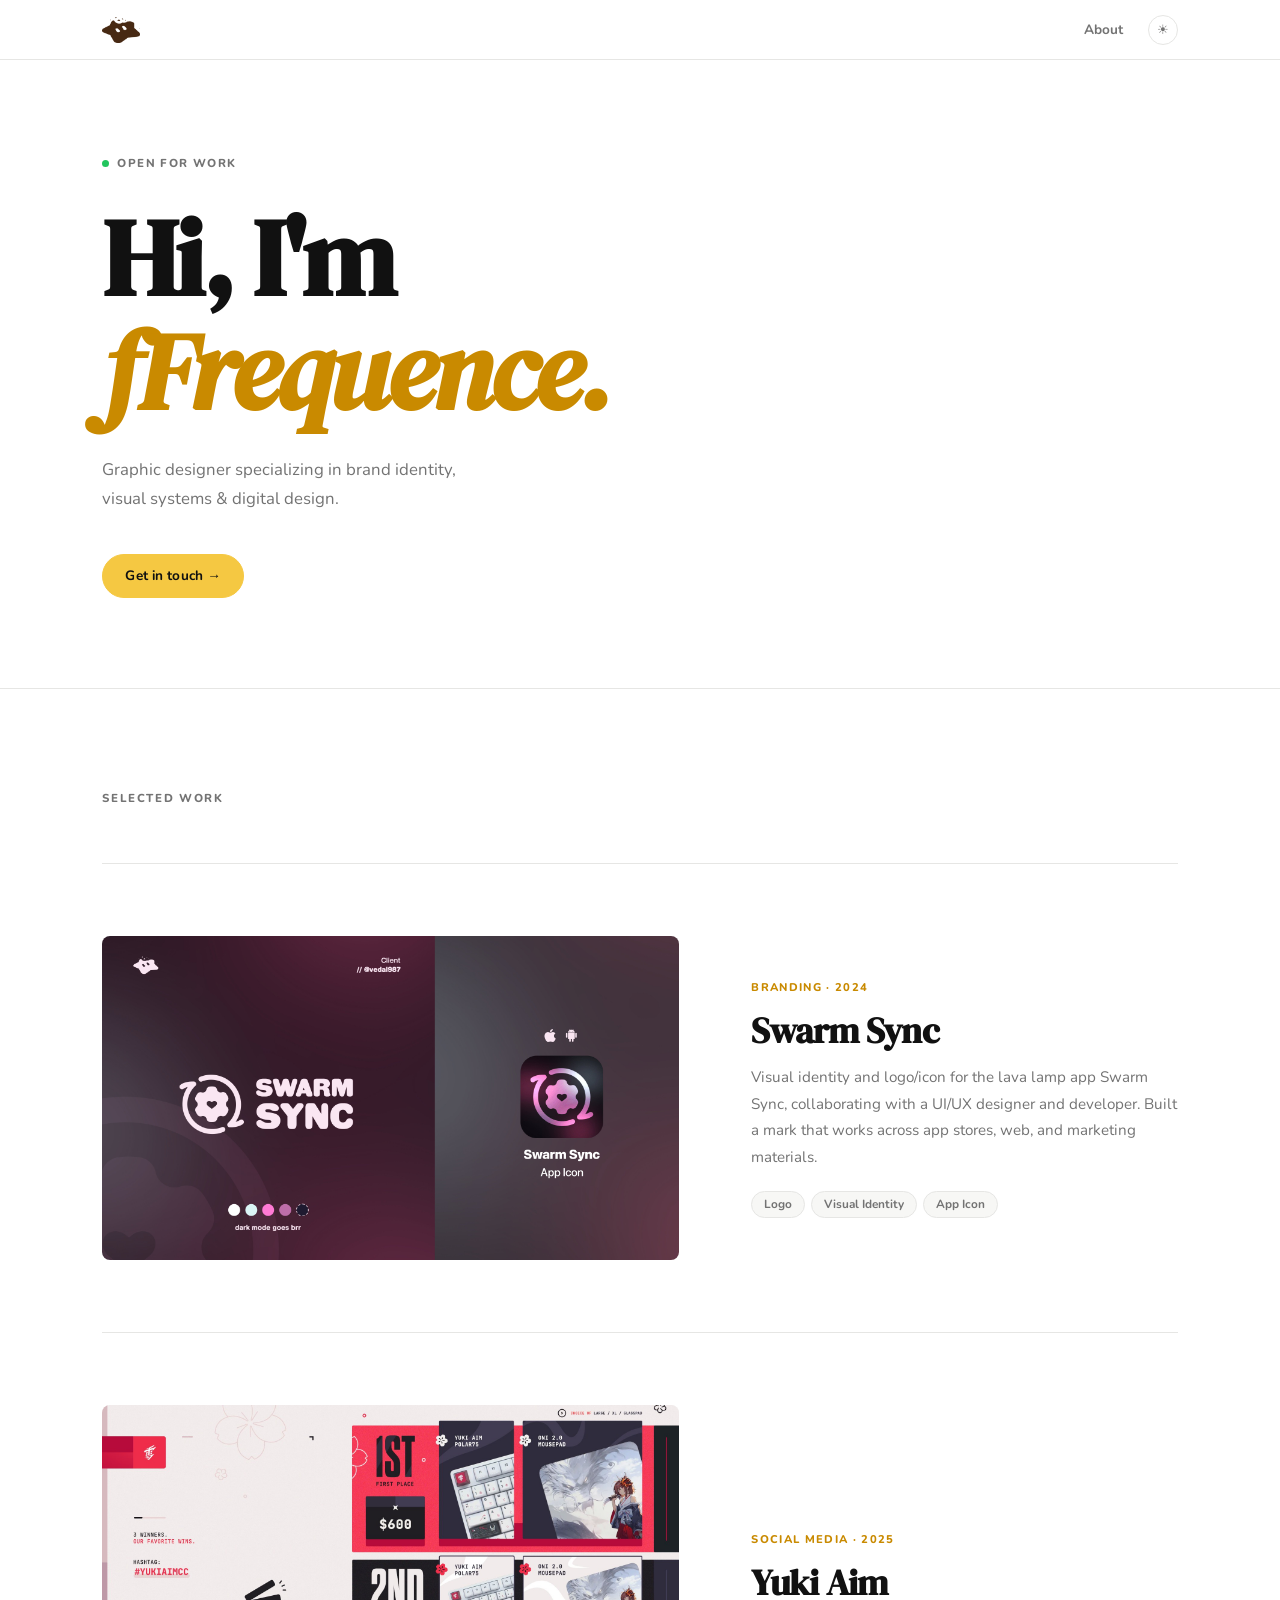
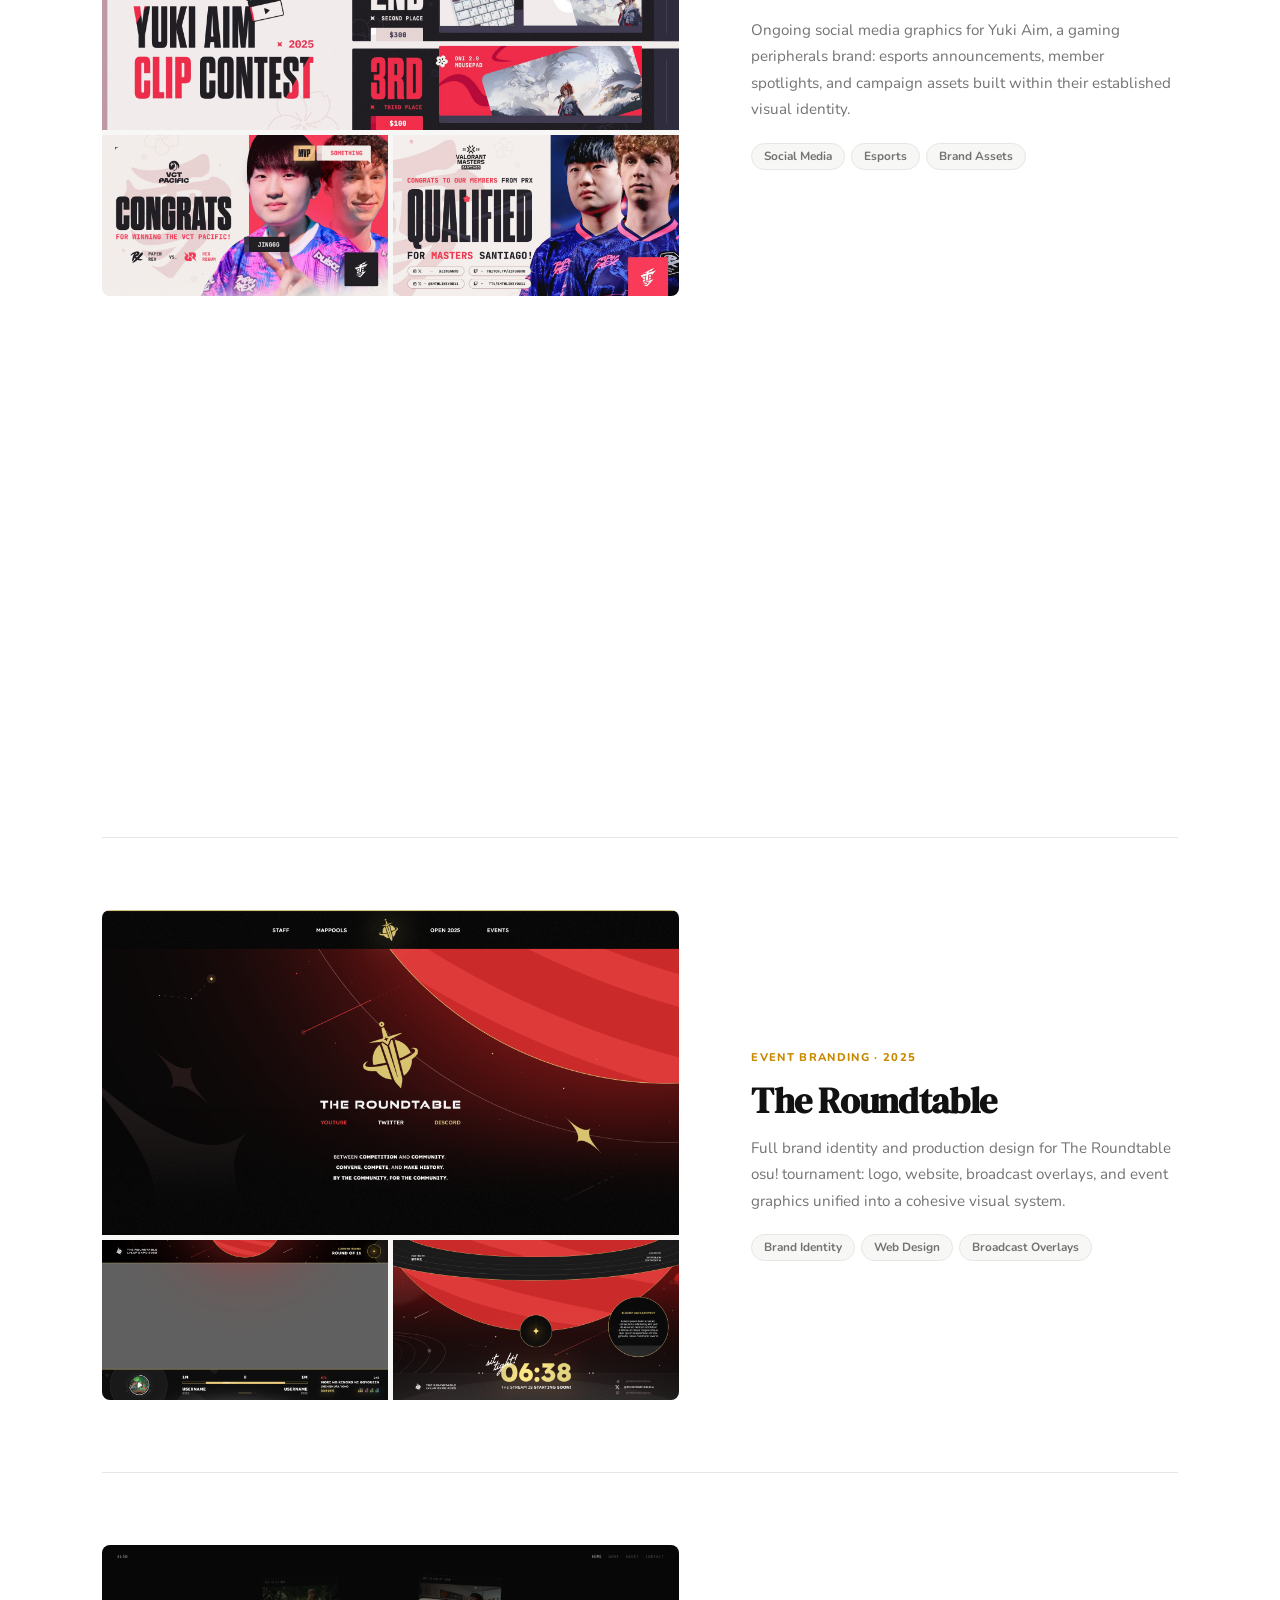
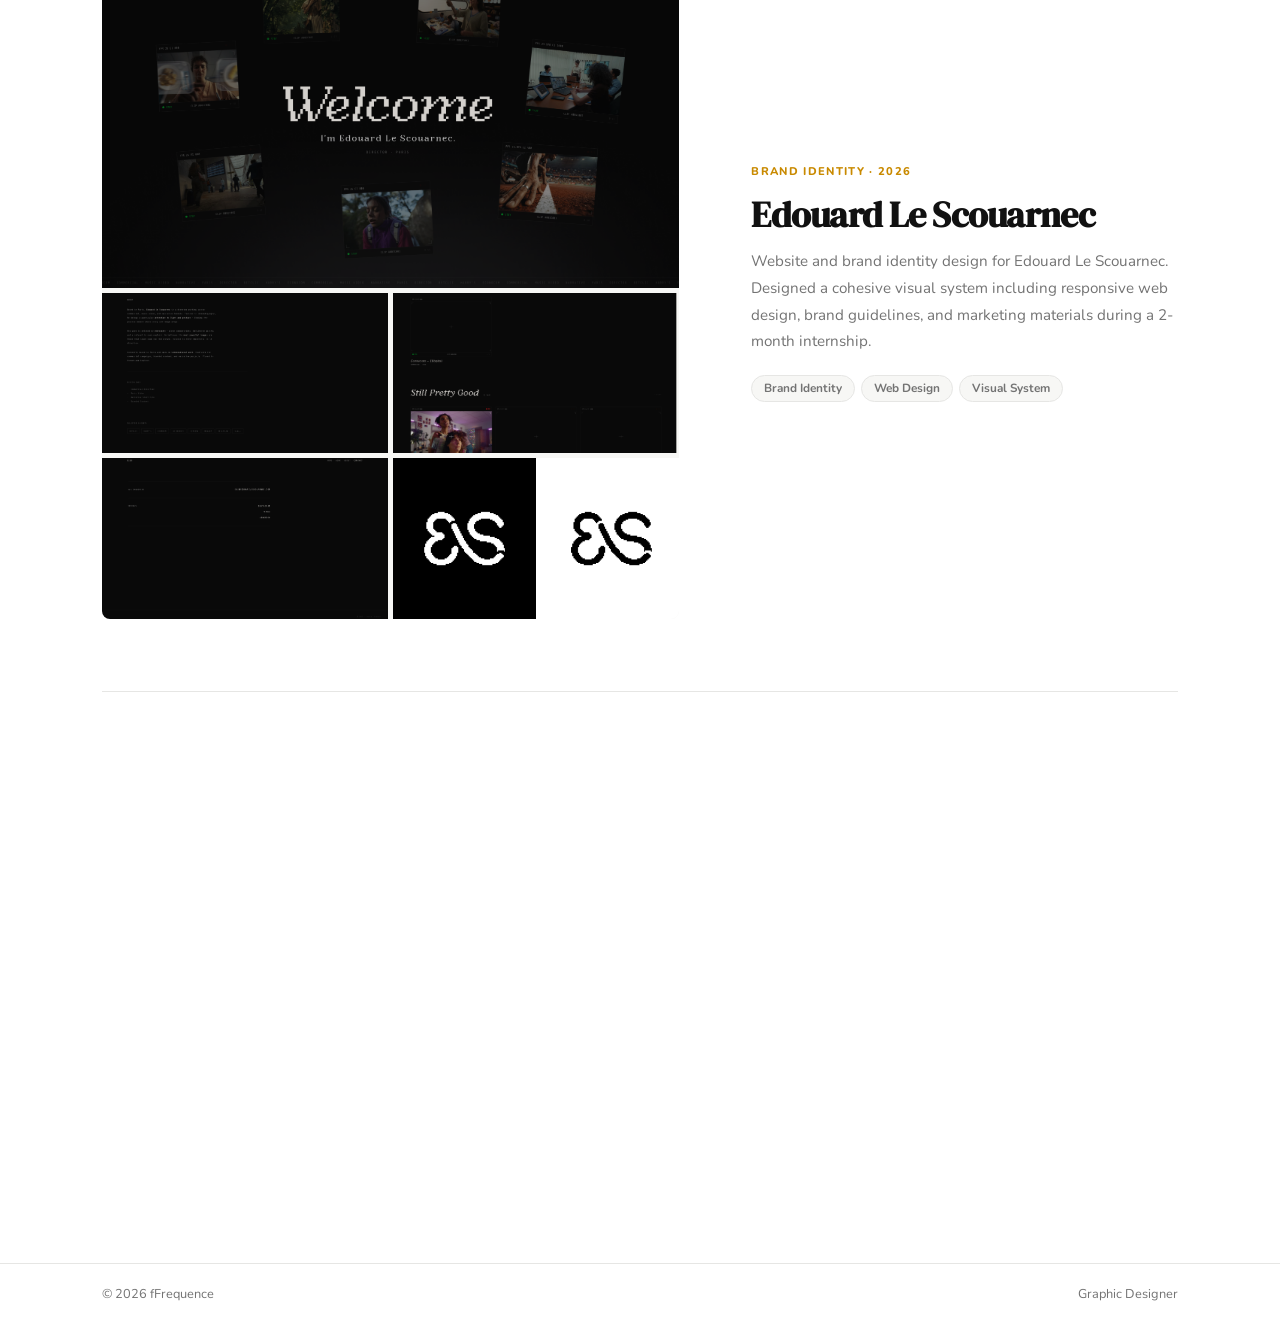
<file: index.html>
<!doctype html>
<html lang="en" data-theme="light">
  <head>
    <meta charset="UTF-8" />
    <meta name="viewport" content="width=device-width, initial-scale=1.0" />
    <title>fFrequence · Graphic Designer</title>
    <link rel="stylesheet" href="style.css" />
    <link rel="preconnect" href="https://fonts.googleapis.com" />
    <link rel="icon" type="image/png" href="imgs/lightlogo.png" />
    <link
      href="https://fonts.googleapis.com/css2?family=Nunito:ital,wght@0,300;0,400;0,600;0,700;0,800;1,400&family=DM+Serif+Display:ital@0;1&display=swap"
      rel="stylesheet"
    />
  </head>
  <body>

    <!-- NAV -->
    <nav class="nav">
      <a href="#" class="nav-logo">
        <img src="imgs/logo.png" alt="fFrequence" class="nav-logo-img" />
      </a>
      <div class="nav-right">
        <a href="about.html" class="nav-link">About</a>
        <button class="theme-toggle" id="themeToggle" aria-label="Toggle theme">
          <span class="toggle-icon">☀︎</span>
        </button>
      </div>
    </nav>

    <!-- HERO -->
    <section class="hero">
      <div class="hero-eyebrow reveal"><!--EDIT:hero.eyebrow-->Open for work<!--/EDIT:hero.eyebrow--></div>
      <h1 class="hero-title reveal">
        Hi, I'm<br /><em>fFrequence.</em>
      </h1>
      <p class="hero-sub reveal"><!--EDIT:hero.sub-->Graphic designer specializing in brand identity, visual systems & digital design.<!--/EDIT:hero.sub--></p>
      <a href="#contact" class="btn btn-primary reveal">Get in touch →</a>
    </section>

    <!-- SELECTED WORK -->
    <section class="work-section">
      <div class="section-label reveal">Selected Work</div>

      <article class="project-row reveal">
        <div class="project-img-wrap">
          <img src="imgs/swarmsync.jpg" alt="Swarm Sync" />
        </div>
        <div class="project-info">
          <span class="project-tag"><!--EDIT:proj.swarm.tag-->Branding · 2024<!--/EDIT:proj.swarm.tag--></span>
          <h2 class="project-name">Swarm Sync</h2>
          <p class="project-desc"><!--EDIT:proj.swarm.desc-->Visual identity and logo/icon for the lava lamp app Swarm Sync, collaborating with a UI/UX designer and developer. Built a mark that works across app stores, web, and marketing materials.<!--/EDIT:proj.swarm.desc--></p>
          <div class="project-chips">
            <span>Logo</span><span>Visual Identity</span><span>App Icon</span>
          </div>
        </div>
      </article>

      <article class="project-row reveal">
        <div class="project-img-wrap">
          <div class="img-grid img-grid-1-2">
            <img src="imgs/yukiaim4.jpg" alt="Yuki Aim Clip Contest" />
            <img src="imgs/yukiaim3.jpg" alt="Yuki Aim VCT Pacific" />
            <img src="imgs/yukiaim1.jpg" alt="Yuki Aim Valorant Masters" />
          </div>
        </div>
        <div class="project-info">
          <span class="project-tag"><!--EDIT:proj.yuki.tag-->Social Media · 2025<!--/EDIT:proj.yuki.tag--></span>
          <h2 class="project-name">Yuki Aim</h2>
          <p class="project-desc"><!--EDIT:proj.yuki.desc-->Ongoing social media graphics for Yuki Aim, a gaming peripherals brand: esports announcements, member spotlights, and campaign assets built within their established visual identity.<!--/EDIT:proj.yuki.desc--></p>
          <div class="project-chips">
            <span>Social Media</span><span>Esports</span><span>Brand Assets</span>
          </div>
        </div>
      </article>

      <article class="project-row reveal">
        <div class="project-img-wrap">
          <img src="imgs/neurologo.jpg" alt="Neuro-Sama &amp; Evil Neuro" />
        </div>
        <div class="project-info">
          <span class="project-tag"><!--EDIT:proj.neuro.tag-->Branding · 2022 – Present<!--/EDIT:proj.neuro.tag--></span>
          <h2 class="project-name">Neuro-Sama<br />&amp; Evil Neuro</h2>
          <p class="project-desc"><!--EDIT:proj.neuro.desc-->Ongoing work for the AI VTubers Neuro-Sama and Evil Neuro since 2022, covering logos, infographics, social media assets, and brand materials for a community of over one million.<!--/EDIT:proj.neuro.desc--></p>
          <div class="project-chips">
            <span>Branding</span><span>Logo</span><span>Social Assets</span>
          </div>
        </div>
      </article>

      <article class="project-row reveal">
        <div class="project-img-wrap">
          <div class="img-grid img-grid-1-2">
            <img src="imgs/roundtable/front page mockup.png" alt="The Roundtable Website" />
            <img src="imgs/roundtable/1v1 overlay.png" alt="The Roundtable Broadcast Overlay" />
            <img src="imgs/roundtable/starting soon.png" alt="The Roundtable Starting Soon" />
          </div>
        </div>
        <div class="project-info">
          <span class="project-tag"><!--EDIT:proj.roundtable.tag-->Event Branding · 2025<!--/EDIT:proj.roundtable.tag--></span>
          <h2 class="project-name">The Roundtable</h2>
          <p class="project-desc"><!--EDIT:proj.roundtable.desc-->Full brand identity and production design for The Roundtable osu! tournament: logo, website, broadcast overlays, and event graphics unified into a cohesive visual system.<!--/EDIT:proj.roundtable.desc--></p>
          <div class="project-chips">
            <span>Brand Identity</span><span>Web Design</span><span>Broadcast Overlays</span>
          </div>
        </div>
      </article>

      <article class="project-row reveal">
        <div class="project-img-wrap">
          <div class="img-grid img-grid-1-2">
            <img src="imgs/edouard/Home.png" alt="Edouard Le Scouarnec Homepage" />
            <img src="imgs/edouard/About.png" alt="Edouard Le Scouarnec About Page" />
            <img src="imgs/edouard/Work.png" alt="Edouard Le Scouarnec Work Page" />
            <img src="imgs/edouard/Contact.png" alt="Edouard Le Scouarnec Contact Page" />
            <img src="imgs/edouard/final.png" alt="Edouard Le Scouarnec Final" />
          </div>
        </div>
        <div class="project-info">
          <span class="project-tag">Brand Identity · 2026</span>
          <h2 class="project-name">Edouard Le Scouarnec</h2>
          <p class="project-desc">Website and brand identity design for Edouard Le Scouarnec. Designed a cohesive visual system including responsive web design, brand guidelines, and marketing materials during a 2-month internship.</p>
          <div class="project-chips">
            <span>Brand Identity</span><span>Web Design</span><span>Visual System</span>
          </div>
        </div>
      </article>

    </section>

    <!-- CONTACT -->
    <section class="contact-section reveal" id="contact">
      <h2 class="contact-heading">Let's make<br />something <em>great.</em></h2>
      <a href="mailto:electroniasecond@gmail.com" class="contact-email"><!--EDIT:contact.email-->ifrahfares@yahoo.fr<!--/EDIT:contact.email--></a>
      <div class="contact-links">
        <a href="https://twitter.com/Frequence_" target="_blank" rel="noopener">Twitter</a>
        <a href="https://vgen.co/ffrequence" target="_blank" rel="noopener">VGen</a>
        <a href="https://ko-fi.com/ffrequence" target="_blank" rel="noopener">Ko-fi</a>
      </div>
    </section>

    <!-- FOOTER -->
    <footer class="footer">
      <span>© 2026 fFrequence</span>
      <span>Graphic Designer</span>
    </footer>

    <button class="back-to-top" id="backToTop" aria-label="Back to top">↑</button>
    <script src="main.js"></script>
  </body>
</html>
</file>
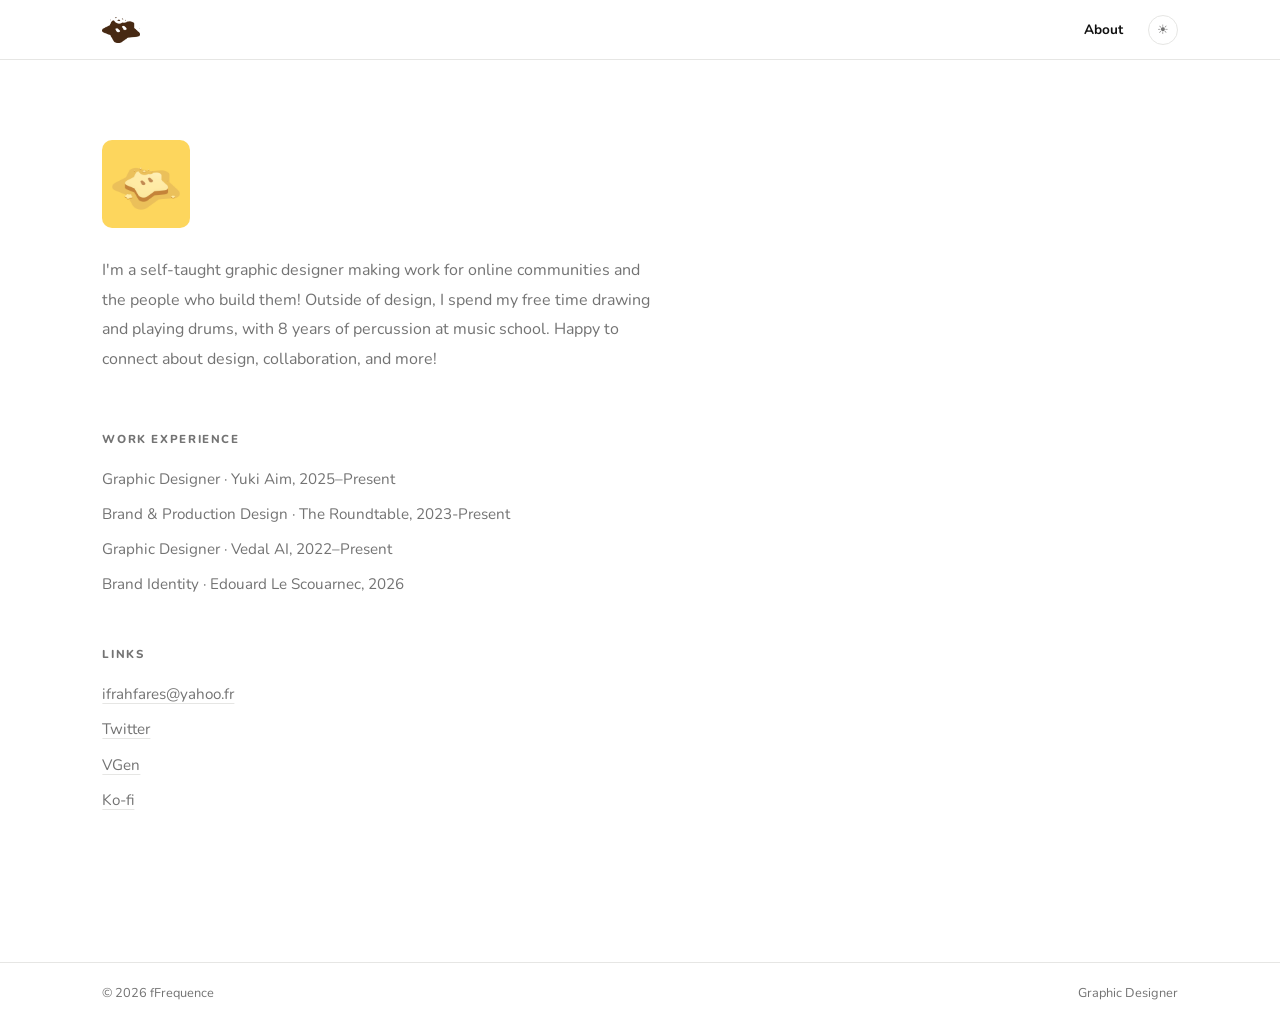
<file: about.html>
<!doctype html>
<html lang="en" data-theme="light">
  <head>
    <meta charset="UTF-8" />
    <meta name="viewport" content="width=device-width, initial-scale=1.0" />
    <title>About · fFrequence</title>
    <link rel="stylesheet" href="style.css" />
    <link rel="preconnect" href="https://fonts.googleapis.com" />
    <link rel="icon" type="image/png" href="imgs/lightlogo.png" />
    <link
      href="https://fonts.googleapis.com/css2?family=Nunito:ital,wght@0,300;0,400;0,600;0,700;0,800;1,400&family=DM+Serif+Display:ital@0;1&display=swap"
      rel="stylesheet"
    />
  </head>
  <body>

    <!-- NAV -->
    <nav class="nav">
      <a href="index.html" class="nav-logo">
        <img src="imgs/logo.png" alt="fFrequence" class="nav-logo-img" />
      </a>
      <div class="nav-right">
        <a href="about.html" class="nav-link nav-link--active">About</a>

        <button class="theme-toggle" id="themeToggle" aria-label="Toggle theme">
          <span class="toggle-icon">☀︎</span>
        </button>
      </div>
    </nav>

    <main class="about-simple">

      <img src="imgs/pfp.png" alt="fFrequence" class="about-pfp reveal" />

      <p class="about-intro reveal"><!--EDIT:about.intro-->I'm a self-taught graphic designer making work for online communities and the people who build them! Outside of design, I spend my free time drawing and playing drums, with 8 years of percussion at music school. Happy to connect about design, collaboration, and more!<!--/EDIT:about.intro--></p>

      <div class="about-block reveal">
        <div class="about-block-label">work experience</div>
        <ul class="about-exp-list"><!--EDIT:about.exp-->
          <li>Graphic Designer · Yuki Aim, 2025–Present</li>
          <li>Brand &amp; Production Design · The Roundtable, 2023-Present</li>
          <li>Graphic Designer · Vedal AI, 2022–Present</li>
          <li>Brand Identity  · Edouard Le Scouarnec, 2026</li>
        <!--/EDIT:about.exp--></ul>
      </div>

      <div class="about-block reveal">
        <div class="about-block-label">links</div>
        <ul class="about-links-list">
          <li><a href="mailto:ifrahfares@yahoo.fr">ifrahfares@yahoo.fr</a></li>
          <li><a href="https://twitter.com/Frequence_" target="_blank" rel="noopener">Twitter</a></li>
          <li><a href="https://vgen.co/ffrequence" target="_blank" rel="noopener">VGen</a></li>
          <li><a href="https://ko-fi.com/ffrequence" target="_blank" rel="noopener">Ko-fi</a></li>
        </ul>
      </div>

    </main>

    <!-- FOOTER -->
    <footer class="footer">
      <span>© 2026 fFrequence</span>
      <span>Graphic Designer</span>
    </footer>

    <button class="back-to-top" id="backToTop" aria-label="Back to top">↑</button>
    <script src="main.js"></script>
  </body>
</html>
</file>
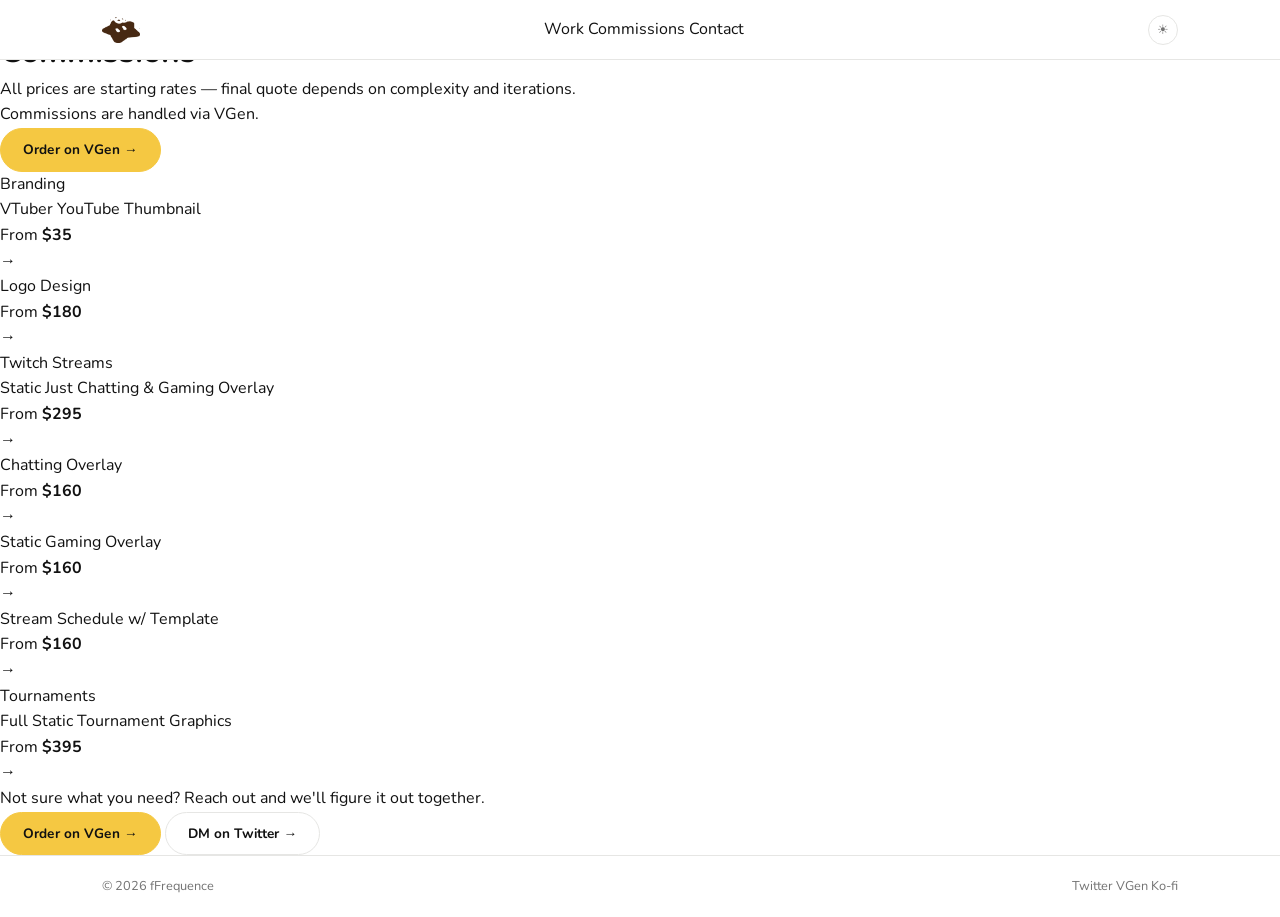
<file: commissions.html>
<!doctype html>
<html lang="en" data-theme="light">
  <head>
    <meta charset="UTF-8" />
    <meta name="viewport" content="width=device-width, initial-scale=1.0" />
    <title>Commissions — fFrequence</title>
    <link rel="stylesheet" href="style.css" />
    <link rel="preconnect" href="https://fonts.googleapis.com" />
    <link rel="icon" type="image/png" href="imgs/lightlogo.png" />
    <link
      href="https://fonts.googleapis.com/css2?family=Nunito:ital,wght@0,300;0,400;0,600;0,700;0,800;1,400&family=DM+Serif+Display:ital@0;1&display=swap"
      rel="stylesheet"
    />
  </head>
  <body>
    <nav class="nav">
      <a href="index.html" class="nav-logo">
        <img src="imgs/logo.png" alt="fFrequence" class="nav-logo-img" />
      </a>
      <div class="nav-links">
        <a href="work.html">Work</a>
        <a href="commissions.html" class="active">Commissions</a>
        <a href="contact.html">Contact</a>
      </div>
      <button class="theme-toggle" id="themeToggle" aria-label="Toggle theme">
        <span class="toggle-icon">☀︎</span>
      </button>
    </nav>

    <main class="comm-page">
      <div class="comm-header reveal">
        <div class="comm-status">Currently open</div>
        <h1 class="page-title">Commissions</h1>
        <p class="page-subtitle">
          All prices are starting rates — final quote depends on complexity and iterations.<br />
          Commissions are handled via VGen.
        </p>
        <a
          href="https://vgen.co/ffrequence"
          target="_blank"
          rel="noopener"
          class="btn btn-primary comm-cta"
        >
          Order on VGen →
        </a>
      </div>

      <!-- BRANDING -->
      <div class="comm-section reveal">
        <div class="comm-section-label">Branding</div>
        <div class="comm-cards">
          <a
            class="comm-card"
            href="https://vgen.co/fFrequence/service/vtuber-youtube-thumbnail/86ba28e9-9cf3-4eb0-bf4f-d2729b5140ee"
            target="_blank"
            rel="noopener"
            style="--delay: 0.05s"
          >
            <div class="comm-card-name">VTuber YouTube Thumbnail</div>
            <div class="comm-card-right">
              <div class="comm-card-price">From <strong>$35</strong></div>
              <span class="comm-card-arrow">→</span>
            </div>
          </a>

          <a
            class="comm-card"
            href="https://vgen.co/fFrequence/service/logo-design/84a67dc2-55ee-42e1-9413-7765a5f2ed4c"
            target="_blank"
            rel="noopener"
            style="--delay: 0.1s"
          >
            <div class="comm-card-name">Logo Design</div>
            <div class="comm-card-right">
              <div class="comm-card-price">From <strong>$180</strong></div>
              <span class="comm-card-arrow">→</span>
            </div>
          </a>
        </div>
      </div>

      <!-- TWITCH STREAMS -->
      <div class="comm-section reveal">
        <div class="comm-section-label">Twitch Streams</div>
        <div class="comm-cards">
          <a
            class="comm-card"
            href="https://vgen.co/fFrequence/service/static-just-chatting-gaming-overlay/c56d09d0-6332-49da-b579-db5d4fbc574c"
            target="_blank"
            rel="noopener"
            style="--delay: 0.05s"
          >
            <div class="comm-card-name">Static Just Chatting &amp; Gaming Overlay</div>
            <div class="comm-card-right">
              <div class="comm-card-price">From <strong>$295</strong></div>
              <span class="comm-card-arrow">→</span>
            </div>
          </a>

          <a
            class="comm-card"
            href="https://vgen.co/fFrequence/service/static-just-chatting-overlay/11db5015-2aa8-4d20-ad50-b17d7d9afad8"
            target="_blank"
            rel="noopener"
            style="--delay: 0.1s"
          >
            <div class="comm-card-name">Chatting Overlay</div>
            <div class="comm-card-right">
              <div class="comm-card-price">From <strong>$160</strong></div>
              <span class="comm-card-arrow">→</span>
            </div>
          </a>

          <a
            class="comm-card"
            href="https://vgen.co/fFrequence/service/static-gaming-overlay/da7fd46a-0e28-47ef-9ad2-d4ec0cacd6f0"
            target="_blank"
            rel="noopener"
            style="--delay: 0.15s"
          >
            <div class="comm-card-name">Static Gaming Overlay</div>
            <div class="comm-card-right">
              <div class="comm-card-price">From <strong>$160</strong></div>
              <span class="comm-card-arrow">→</span>
            </div>
          </a>

          <a
            class="comm-card"
            href="https://vgen.co/fFrequence/service/stream-schedule-w-template/ecec1890-860c-4d7e-a1f0-f885ca758aa1"
            target="_blank"
            rel="noopener"
            style="--delay: 0.2s"
          >
            <div class="comm-card-name">Stream Schedule w/ Template</div>
            <div class="comm-card-right">
              <div class="comm-card-price">From <strong>$160</strong></div>
              <span class="comm-card-arrow">→</span>
            </div>
          </a>
        </div>
      </div>

      <!-- TOURNAMENTS -->
      <div class="comm-section reveal">
        <div class="comm-section-label">Tournaments</div>
        <div class="comm-cards">
          <a
            class="comm-card comm-card--featured"
            href="https://vgen.co/fFrequence/service/full-static-tournament-graphics/387b0894-4931-4ad7-9bc9-ec10d51e3794"
            target="_blank"
            rel="noopener"
            style="--delay: 0.05s"
          >
            <div class="comm-card-name">Full Static Tournament Graphics</div>
            <div class="comm-card-right">
              <div class="comm-card-price">From <strong>$395</strong></div>
              <span class="comm-card-arrow">→</span>
            </div>
          </a>
        </div>
      </div>

      <!-- BOTTOM CTA -->
      <div class="comm-bottom reveal">
        <p>Not sure what you need? Reach out and we'll figure it out together.</p>
        <div class="comm-bottom-actions">
          <a
            href="https://vgen.co/ffrequence"
            target="_blank"
            rel="noopener"
            class="btn btn-primary"
            >Order on VGen →</a
          >
          <a
            href="https://twitter.com/Frequence_"
            target="_blank"
            rel="noopener"
            class="btn btn-ghost"
            >DM on Twitter →</a
          >
        </div>
      </div>
    </main>

    <footer class="footer">
      <div class="footer-left">© 2026 fFrequence</div>
      <div class="footer-links">
        <a href="https://twitter.com/Frequence_" target="_blank" rel="noopener">Twitter</a>
        <a href="https://vgen.co/ffrequence" target="_blank" rel="noopener">VGen</a>
        <a href="https://ko-fi.com/ffrequence" target="_blank" rel="noopener">Ko-fi</a>
      </div>
    </footer>
    <button class="back-to-top" id="backToTop" aria-label="Back to top">↑</button>
    <script src="main.js"></script>
  </body>
</html>
</file>
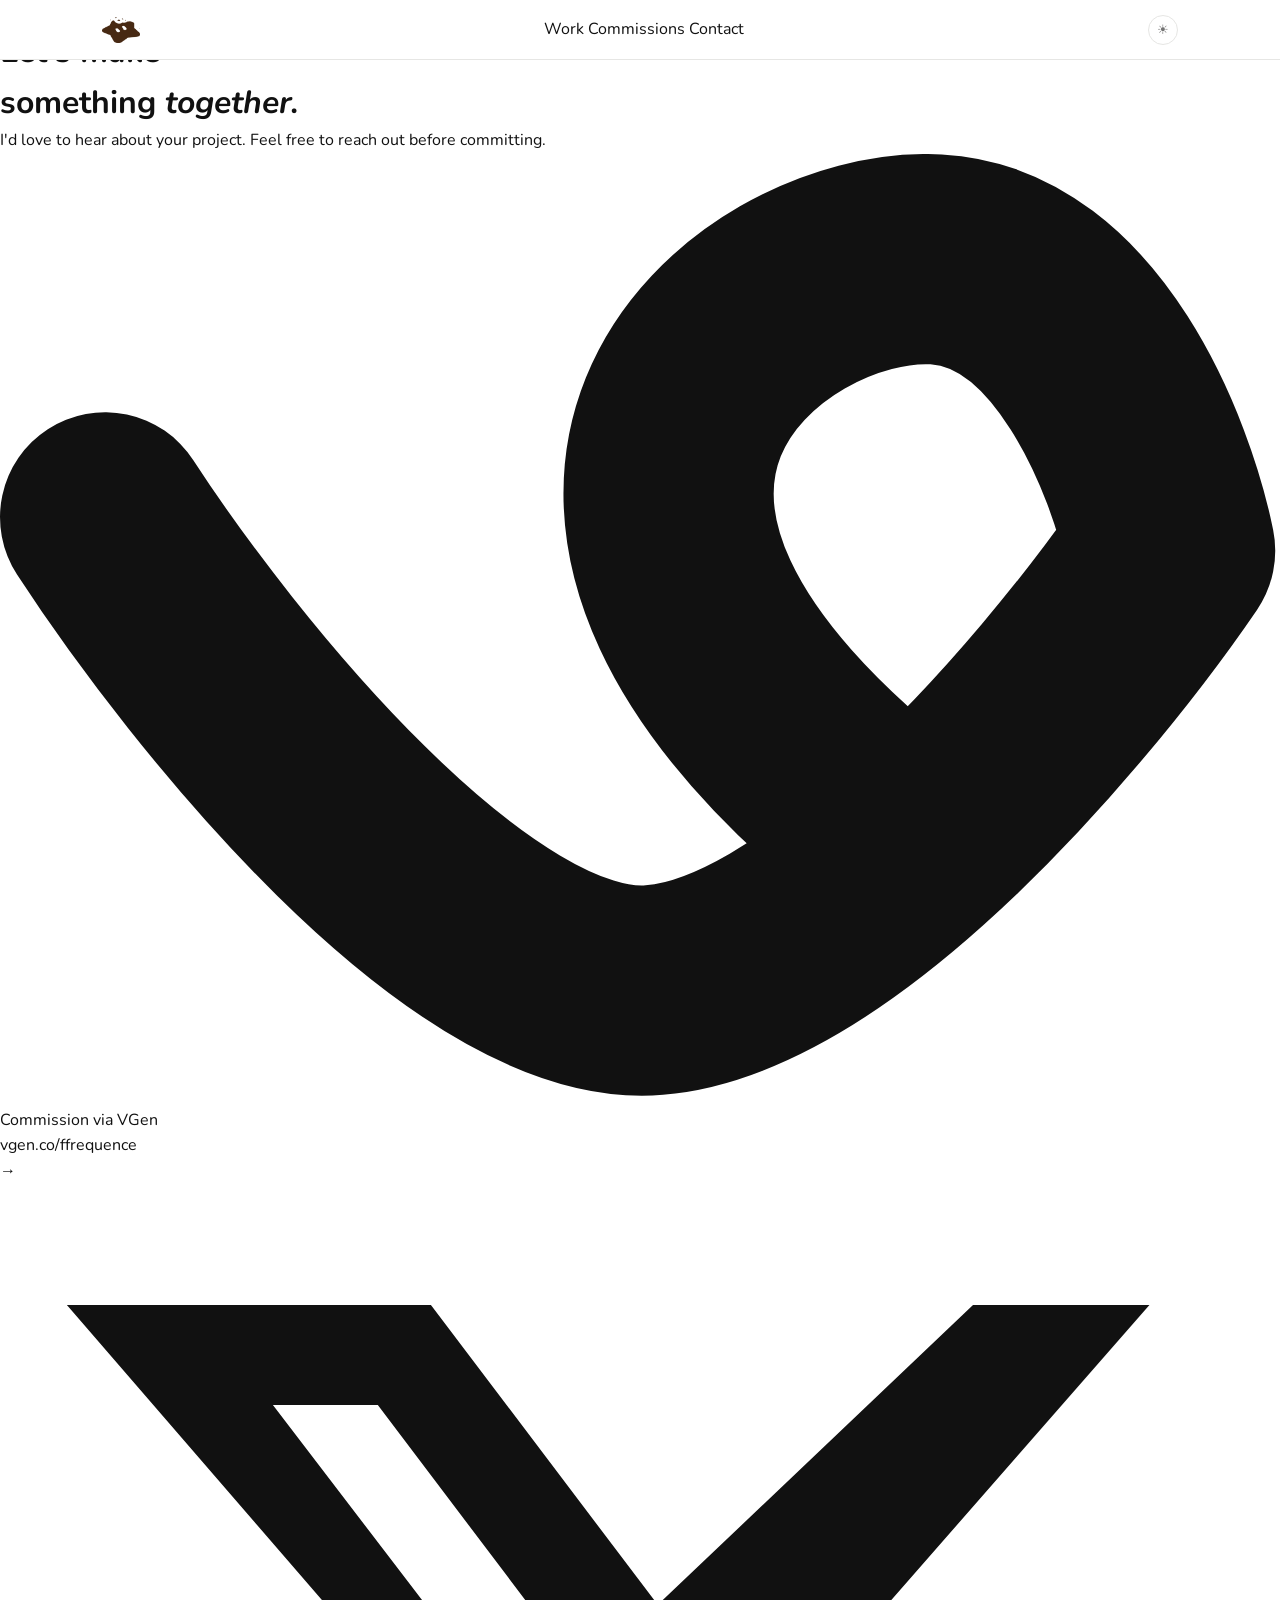
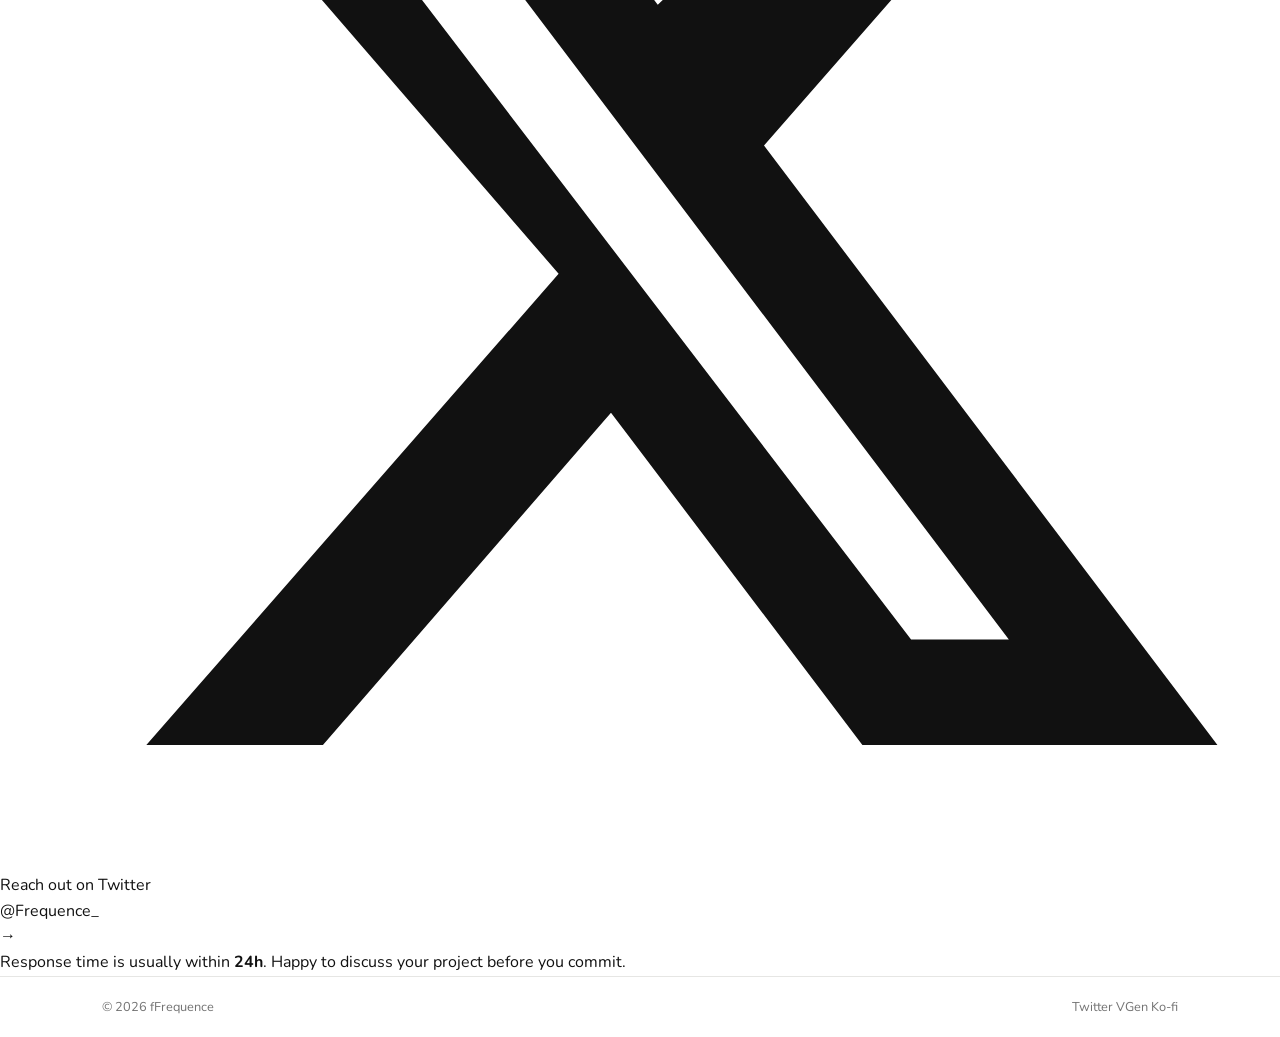
<file: contact.html>
<!doctype html>
<html lang="en" data-theme="light">
  <head>
    <meta charset="UTF-8" />
    <meta name="viewport" content="width=device-width, initial-scale=1.0" />
    <title>Contact — fFrequence</title>
    <link rel="stylesheet" href="style.css" />
    <link rel="preconnect" href="https://fonts.googleapis.com" />
    <link rel="icon" type="image/png" href="imgs/lightlogo.png" />
    <link
      href="https://fonts.googleapis.com/css2?family=Nunito:ital,wght@0,300;0,400;0,600;0,700;0,800;1,400&family=DM+Serif+Display:ital@0;1&display=swap"
      rel="stylesheet"
    />
  </head>
  <body>
    <nav class="nav">
      <a href="index.html" class="nav-logo">
        <img src="imgs/logo.png" alt="fFrequence" class="nav-logo-img" />
      </a>
      <div class="nav-links">
        <a href="work.html">Work</a>
        <a href="commissions.html">Commissions</a>
        <a href="contact.html" class="active">Contact</a>
      </div>
      <button class="theme-toggle" id="themeToggle" aria-label="Toggle theme">
        <span class="toggle-icon">☀︎</span>
      </button>
    </nav>

    <main class="contact-page">
      <div class="contact-inner">
        <div class="contact-header reveal">
          <div class="comm-status">Open for commissions</div>
          <h1 class="page-title">
            Let's make<br />something <em>together.</em>
          </h1>
          <p class="page-subtitle">
            I'd love to hear about your project. Feel free to reach out before committing.
          </p>
        </div>

        <div class="contact-options reveal">
          <a
            href="https://vgen.co/ffrequence"
            target="_blank"
            rel="noopener"
            class="contact-card"
          >
            <div class="contact-card-icon">
              <svg
                class="contact-icon-svg"
                viewBox="0 0 134 99"
                fill="none"
                xmlns="http://www.w3.org/2000/svg"
              >
                <path d="M11.0013 38.0285C22.1679 55.1952 49.3013 89.1285 68.5013 87.5285C77.0302 86.8178 86.6642 80.5555 95.6151 72.5285M95.6151 72.5285C106.814 62.4855 116.943 49.68 122.501 41.5285C120.501 31.6952 112.801 11.8285 98.0013 11.0285C79.5013 10.0285 46.7289 35.5285 95.6151 72.5285Z" stroke="currentColor" stroke-width="22" stroke-linecap="round" stroke-linejoin="round"/>
              </svg>
            </div>
            <div class="contact-card-body">
              <div class="contact-card-title">Commission via VGen</div>
              <div class="contact-card-sub">vgen.co/ffrequence</div>
            </div>
            <span class="contact-card-arrow">→</span>
          </a>

          <a
            href="https://twitter.com/Frequence_"
            target="_blank"
            rel="noopener"
            class="contact-card"
          >
            <div class="contact-card-icon">
              <svg
                class="contact-icon-svg"
                viewBox="0 0 24 24"
                fill="currentColor"
                xmlns="http://www.w3.org/2000/svg"
              >
                <path
                  d="M18.244 2.25h3.308l-7.227 8.26 8.502 11.24H16.17l-4.714-6.231-5.401 6.231H2.744l7.73-8.835L1.254 2.25H8.08l4.253 5.622 5.911-5.622zm-1.161 17.52h1.833L7.084 4.126H5.117z"
                />
              </svg>
            </div>
            <div class="contact-card-body">
              <div class="contact-card-title">Reach out on Twitter</div>
              <div class="contact-card-sub">@Frequence_</div>
            </div>
            <span class="contact-card-arrow">→</span>
          </a>
        </div>

        <div class="contact-note reveal">
          <p>
            Response time is usually within <strong>24h</strong>. Happy to discuss your project before you commit.
          </p>
        </div>
      </div>
    </main>

    <footer class="footer">
      <div class="footer-left">© 2026 fFrequence</div>
      <div class="footer-links">
        <a href="https://twitter.com/Frequence_" target="_blank" rel="noopener">Twitter</a>
        <a href="https://vgen.co/ffrequence" target="_blank" rel="noopener">VGen</a>
        <a href="https://ko-fi.com/ffrequence" target="_blank" rel="noopener">Ko-fi</a>
      </div>
    </footer>
    <button class="back-to-top" id="backToTop" aria-label="Back to top">↑</button>
    <script src="main.js"></script>
  </body>
</html>
</file>
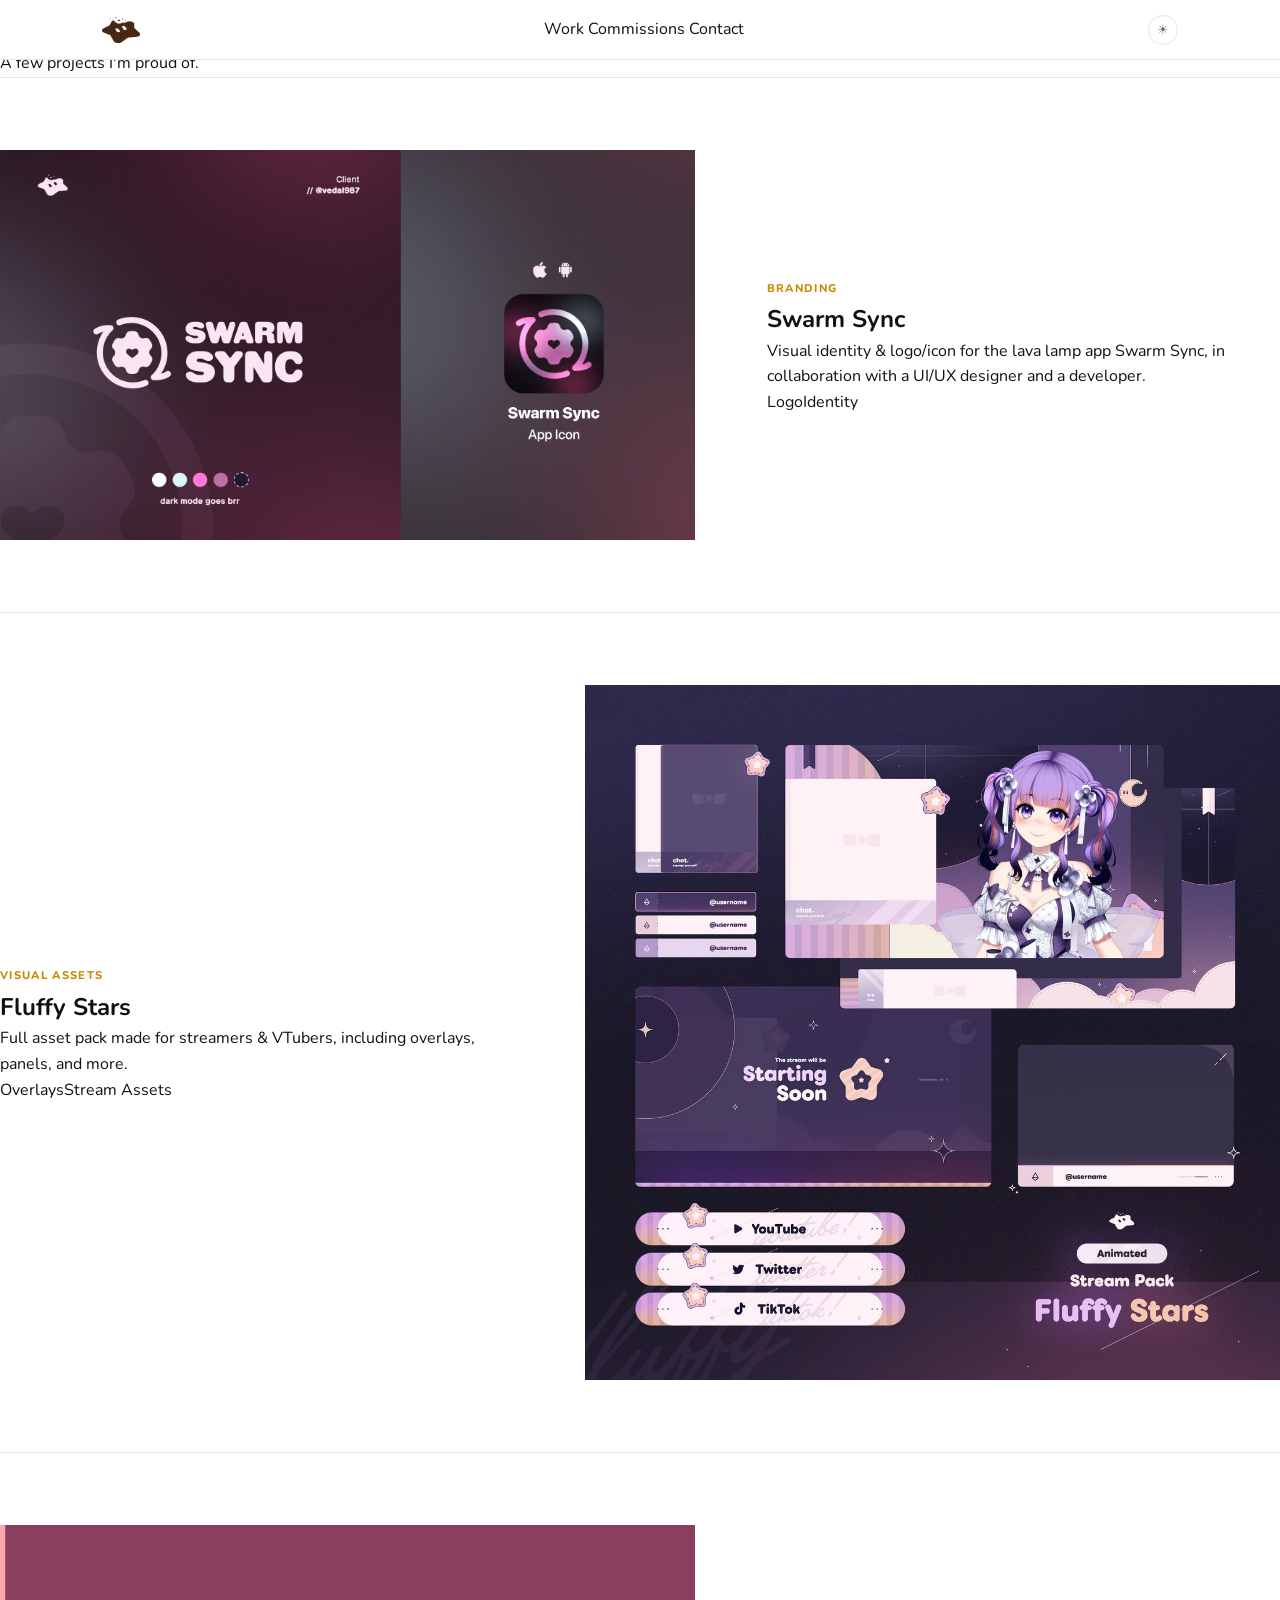
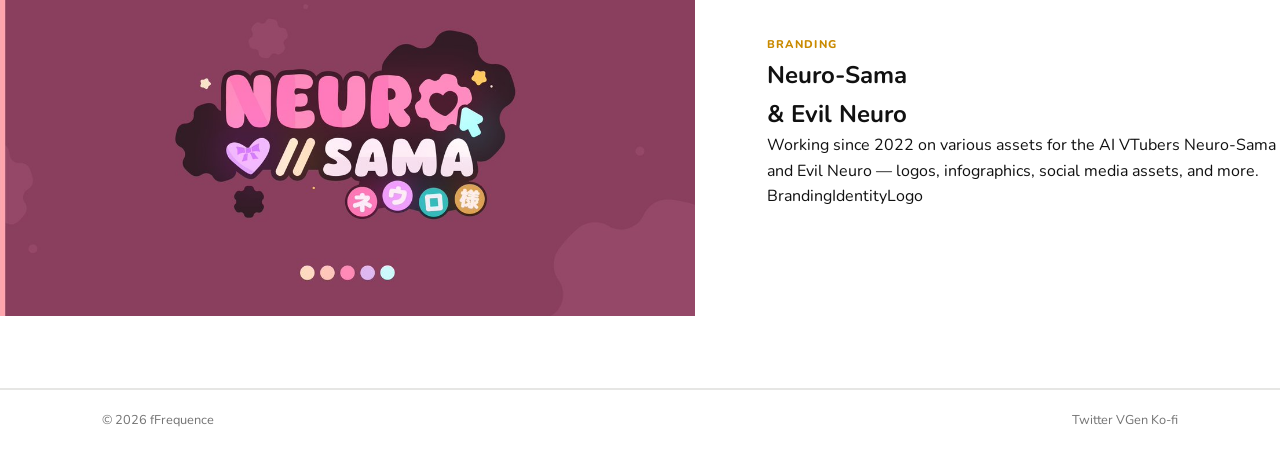
<file: work.html>
<!doctype html>
<html lang="en" data-theme="light">
  <head>
    <meta charset="UTF-8" />
    <meta name="viewport" content="width=device-width, initial-scale=1.0" />
    <title>Work — fFrequence</title>
    <link rel="stylesheet" href="style.css" />
    <link rel="preconnect" href="https://fonts.googleapis.com" />
    <link rel="icon" type="image/png" href="imgs/lightlogo.png" />
    <link
      href="https://fonts.googleapis.com/css2?family=Nunito:ital,wght@0,300;0,400;0,600;0,700;0,800;1,400&family=DM+Serif+Display:ital@0;1&display=swap"
      rel="stylesheet"
    />
  </head>
  <body>
    <nav class="nav">
      <a href="index.html" class="nav-logo">
        <img src="imgs/logo.png" alt="fFrequence" class="nav-logo-img" />
      </a>
      <div class="nav-links">
        <a href="work.html" class="active">Work</a>
        <a href="commissions.html">Commissions</a>
        <a href="contact.html">Contact</a>
      </div>
      <button class="theme-toggle" id="themeToggle" aria-label="Toggle theme">
        <span class="toggle-icon">☀︎</span>
      </button>
    </nav>

    <main class="work-page">
      <div class="page-header reveal">
        <h1 class="page-title">Selected Work</h1>
        <p class="page-subtitle">A few projects I'm proud of.</p>
      </div>

      <article class="project-row reveal">
        <div class="project-row-img">
          <div class="project-placeholder">
            <img src="imgs/swarmsync.jpg" alt="Swarm Sync" />
          </div>
        </div>
        <div class="project-row-info">
          <span class="project-tag">Branding</span>
          <h2 class="project-row-name">Swarm Sync</h2>
          <p class="project-row-desc">
            Visual identity &amp; logo/icon for the lava lamp app Swarm Sync, in
            collaboration with a UI/UX designer and a developer.
          </p>
          <div class="project-row-tags">
            <span>Logo</span><span>Identity</span>
          </div>
        </div>
      </article>

      <article class="project-row project-row--reverse reveal">
        <div class="project-row-img">
          <div class="project-placeholder">
            <img src="imgs/streampack.jpg" alt="Fluffy Stars Stream Pack" />
          </div>
        </div>
        <div class="project-row-info">
          <span class="project-tag">Visual Assets</span>
          <h2 class="project-row-name">Fluffy Stars</h2>
          <p class="project-row-desc">
            Full asset pack made for streamers &amp; VTubers, including overlays, panels, and more.
          </p>
          <div class="project-row-tags">
            <span>Overlays</span><span>Stream Assets</span>
          </div>
        </div>
      </article>

      <article class="project-row reveal">
        <div class="project-row-img">
          <div class="project-placeholder">
            <img src="imgs/neurologo.jpg" alt="Neuro-Sama Logo" />
          </div>
        </div>
        <div class="project-row-info">
          <span class="project-tag">Branding</span>
          <h2 class="project-row-name">Neuro-Sama<br />&amp; Evil Neuro</h2>
          <p class="project-row-desc">
            Working since 2022 on various assets for the AI VTubers Neuro-Sama and Evil Neuro —
            logos, infographics, social media assets, and more.
          </p>
          <div class="project-row-tags">
            <span>Branding</span><span>Identity</span><span>Logo</span>
          </div>
        </div>
      </article>
    </main>

    <footer class="footer">
      <div class="footer-left">© 2026 fFrequence</div>
      <div class="footer-links">
        <a href="https://twitter.com/Frequence_" target="_blank" rel="noopener">Twitter</a>
        <a href="https://vgen.co/ffrequence" target="_blank" rel="noopener">VGen</a>
        <a href="https://ko-fi.com/ffrequence" target="_blank" rel="noopener">Ko-fi</a>
      </div>
    </footer>
    <button class="back-to-top" id="backToTop" aria-label="Back to top">↑</button>
    <script src="main.js"></script>
  </body>
</html>
</file>
<file: style.css>
/* ============================================================
   FREQUENCE PORTFOLIO — internship/company version
   ============================================================ */

/* ---- CSS VARIABLES ---- */
:root {
  --bg: #ffffff;
  --bg-alt: #f7f7f5;
  --surface: #ffffff;
  --border: #e6e6e4;
  --text: #111111;
  --text-muted: #737373;
  --accent: #f5c842;
  --accent-2: #c98a00;
  --accent-soft: #fef9e0;
  --radius: 10px;
  --radius-sm: 6px;
  --nav-h: 60px;
  --font-display: "DM Serif Display", Georgia, serif;
  --font-body: "Nunito", sans-serif;
  --transition: 0.28s cubic-bezier(0.4, 0, 0.2, 1);
  --page-pad: clamp(24px, 8vw, 120px);
}

[data-theme="dark"] {
  --bg: #0f0f0f;
  --bg-alt: #181818;
  --surface: #1c1c1c;
  --border: #2a2a2a;
  --text: #efefef;
  --text-muted: #888888;
  --accent: #f5c842;
  --accent-2: #e8a820;
  --accent-soft: #231f00;
}

/* ---- RESET ---- */
*,
*::before,
*::after {
  box-sizing: border-box;
  margin: 0;
  padding: 0;
}
html {
  scroll-behavior: smooth;
}
body {
  background: var(--bg);
  color: var(--text);
  font-family: var(--font-body);
  font-size: 16px;
  line-height: 1.6;
  transition: background var(--transition), color var(--transition);
  min-height: 100vh;
  display: flex;
  flex-direction: column;
}
a {
  color: inherit;
  text-decoration: none;
}
img {
  max-width: 100%;
  display: block;
}

/* ---- SCROLL REVEAL ---- */
.reveal {
  opacity: 0;
  transform: translateY(18px);
  transition: opacity 0.6s ease, transform 0.6s ease;
  transition-delay: var(--delay, 0s);
}
.reveal.visible {
  opacity: 1;
  transform: translateY(0);
}

/* ---- NAV ---- */
.nav {
  position: fixed;
  top: 0;
  left: 0;
  right: 0;
  height: var(--nav-h);
  display: flex;
  align-items: center;
  justify-content: space-between;
  padding: 0 var(--page-pad);
  background: var(--bg);
  border-bottom: 1px solid var(--border);
  z-index: 100;
  transition: background var(--transition), border-color var(--transition);
}

.nav-logo-img {
  height: 26px;
  width: auto;
  display: block;
  filter: var(--logo-filter);
}
[data-theme="dark"] { --logo-filter: brightness(0) invert(1); }
:root { --logo-filter: none; }

.nav-right {
  display: flex;
  align-items: center;
  gap: 24px;
}
.nav-contact {
  font-size: 0.85rem;
  font-weight: 700;
  color: var(--text);
  letter-spacing: 0.01em;
  transition: color var(--transition);
}
.nav-contact:hover {
  color: var(--accent-2);
}
.theme-toggle {
  background: none;
  border: 1px solid var(--border);
  border-radius: 50%;
  width: 30px;
  height: 30px;
  cursor: pointer;
  display: flex;
  align-items: center;
  justify-content: center;
  font-size: 0.8rem;
  transition: all var(--transition);
  color: var(--text-muted);
  flex-shrink: 0;
}
.theme-toggle:hover {
  border-color: var(--accent);
  color: var(--text);
}

/* ---- HERO ---- */
.hero {
  padding-top: calc(var(--nav-h) + clamp(64px, 10vh, 120px));
  padding-bottom: clamp(72px, 10vh, 128px);
  padding-left: var(--page-pad);
  padding-right: var(--page-pad);
  border-bottom: 1px solid var(--border);
}
.hero-eyebrow {
  display: inline-flex;
  align-items: center;
  gap: 8px;
  font-size: 0.72rem;
  font-weight: 800;
  letter-spacing: 0.12em;
  text-transform: uppercase;
  color: var(--text-muted);
  margin-bottom: 28px;
}
.hero-eyebrow::before {
  content: "";
  width: 7px;
  height: 7px;
  border-radius: 50%;
  background: #22c55e;
  flex-shrink: 0;
}
.hero-title {
  font-family: var(--font-display);
  font-size: clamp(3.6rem, 8.5vw, 7.5rem);
  line-height: 1.04;
  letter-spacing: -0.03em;
  color: var(--text);
  margin-bottom: 28px;
  max-width: 14ch;
}
.hero-title em {
  font-style: italic;
  color: var(--accent-2);
}
.hero-sub {
  font-size: 1.05rem;
  color: var(--text-muted);
  line-height: 1.75;
  max-width: 400px;
  margin-bottom: 40px;
}

/* ---- BUTTON ---- */
.btn {
  font-family: var(--font-body);
  font-weight: 700;
  font-size: 0.85rem;
  padding: 10px 22px;
  border-radius: 99px;
  cursor: pointer;
  transition: all var(--transition);
  display: inline-flex;
  align-items: center;
  gap: 6px;
  border: 1.5px solid transparent;
  letter-spacing: 0.01em;
}
.btn-primary {
  background: var(--accent);
  color: #111111;
  border-color: var(--accent);
}
.btn-primary:hover {
  background: var(--accent-2);
  border-color: var(--accent-2);
  color: #fff;
  transform: translateY(-1px);
}
.btn-ghost {
  background: transparent;
  color: var(--text);
  border-color: var(--border);
}
.btn-ghost:hover {
  border-color: var(--text-muted);
  transform: translateY(-1px);
}

/* ---- SECTION LABEL ---- */
.section-label {
  font-size: 0.72rem;
  font-weight: 800;
  letter-spacing: 0.14em;
  text-transform: uppercase;
  color: var(--text-muted);
  margin-bottom: 56px;
}

/* ---- WORK SECTION ---- */
.work-section {
  padding: 100px var(--page-pad);
}

/* ---- PROJECT ROWS ---- */
.project-row {
  display: grid;
  grid-template-columns: 1.15fr 0.85fr;
  gap: 72px;
  align-items: center;
  padding: 72px 0;
  border-top: 1px solid var(--border);
}
.project-row:last-child {
  border-bottom: 1px solid var(--border);
}
.project-row--reverse {
  direction: rtl;
}
.project-row--reverse > * {
  direction: ltr;
}
.project-img-wrap {
  border-radius: 8px;
  overflow: hidden;
  background: var(--bg-alt);
}
.project-img-wrap img {
  width: 100%;
  height: auto;
  display: block;
}
.img-grid {
  display: grid;
  gap: 5px;
}
.img-grid-1-2 {
  grid-template-columns: 1fr 1fr;
}
.img-grid-1-2 > img:first-child {
  grid-column: 1 / -1;
}
.img-grid-1-2 > img:not(:first-child) {
  aspect-ratio: 16 / 9;
  object-fit: cover;
}
.project-info {
  display: flex;
  flex-direction: column;
  gap: 14px;
}
.project-tag {
  font-size: 0.7rem;
  font-weight: 800;
  letter-spacing: 0.12em;
  text-transform: uppercase;
  color: var(--accent-2);
}
.project-name {
  font-family: var(--font-display);
  font-size: clamp(1.8rem, 2.8vw, 2.6rem);
  line-height: 1.1;
  letter-spacing: -0.02em;
}
.project-desc {
  font-size: 0.95rem;
  color: var(--text-muted);
  line-height: 1.75;
}
.project-chips {
  display: flex;
  flex-wrap: wrap;
  gap: 6px;
  margin-top: 6px;
}
.project-chips span {
  font-size: 0.74rem;
  font-weight: 700;
  color: var(--text-muted);
  background: var(--bg-alt);
  border: 1px solid var(--border);
  border-radius: 99px;
  padding: 3px 12px;
}

/* ---- ABOUT SECTION ---- */
.about-section {
  padding: 96px var(--page-pad);
  border-top: 1px solid var(--border);
  display: grid;
  grid-template-columns: 1fr 1fr;
  gap: 80px;
  align-items: start;
}
.about-sub-label {
  font-size: 0.7rem;
  font-weight: 800;
  letter-spacing: 0.14em;
  text-transform: uppercase;
  color: var(--text-muted);
  margin-bottom: 16px;
}
.about-bio {
  font-size: 1rem;
  line-height: 1.8;
  color: var(--text-muted);
}
.about-bio strong {
  color: var(--text);
  font-weight: 600;
}
.about-bio p + p {
  margin-top: 14px;
}
.about-right {
  display: flex;
  flex-direction: column;
  gap: 32px;
}
.tools-list {
  display: flex;
  flex-wrap: wrap;
  gap: 7px;
}
.tools-list span {
  font-size: 0.78rem;
  font-weight: 700;
  color: var(--text-muted);
  background: var(--bg-alt);
  border: 1px solid var(--border);
  border-radius: 99px;
  padding: 4px 14px;
}

/* ---- CONTACT SECTION ---- */
.contact-section {
  padding: 100px var(--page-pad) 96px;
  border-top: 1px solid var(--border);
}
.contact-heading {
  font-family: var(--font-display);
  font-size: clamp(2.8rem, 6vw, 5.5rem);
  letter-spacing: -0.03em;
  line-height: 1.05;
  margin-bottom: 32px;
}
.contact-heading em {
  font-style: italic;
  color: var(--accent-2);
}
.contact-email {
  display: inline-block;
  font-size: 1.05rem;
  font-weight: 700;
  color: var(--text);
  text-decoration: underline;
  text-decoration-color: var(--border);
  text-underline-offset: 5px;
  transition: all var(--transition);
  margin-bottom: 32px;
}
.contact-email:hover {
  color: var(--accent-2);
  text-decoration-color: var(--accent-2);
}
.contact-links {
  display: flex;
  gap: 28px;
  flex-wrap: wrap;
}
.contact-links a {
  font-size: 0.85rem;
  font-weight: 700;
  color: var(--text-muted);
  transition: color var(--transition);
}
.contact-links a:hover {
  color: var(--text);
}

/* ---- FOOTER ---- */
.footer {
  margin-top: auto;
  display: flex;
  justify-content: space-between;
  align-items: center;
  padding: 20px var(--page-pad);
  border-top: 1px solid var(--border);
  font-size: 0.8rem;
  color: var(--text-muted);
}

/* ---- BACK TO TOP ---- */
.back-to-top {
  position: fixed;
  bottom: 28px;
  right: 28px;
  width: 38px;
  height: 38px;
  border-radius: 50%;
  background: var(--surface);
  border: 1px solid var(--border);
  color: var(--text-muted);
  font-size: 0.95rem;
  cursor: pointer;
  display: flex;
  align-items: center;
  justify-content: center;
  opacity: 0;
  transform: translateY(10px);
  transition: all var(--transition);
  z-index: 200;
  pointer-events: none;
}
.back-to-top.visible {
  opacity: 1;
  transform: translateY(0);
  pointer-events: auto;
}
.back-to-top:hover {
  background: var(--accent);
  border-color: var(--accent);
  color: #111;
  transform: translateY(-2px);
}

/* ---- ABOUT PAGE (simple) ---- */
.about-simple {
  padding: calc(var(--nav-h) + 80px) var(--page-pad) 100px;
  max-width: calc(560px + var(--page-pad) * 2);
}
.about-pfp {
  width: 88px;
  height: 88px;
  border-radius: var(--radius);
  display: block;
  margin-bottom: 28px;
}
.about-intro {
  font-size: 1rem;
  line-height: 1.85;
  color: var(--text-muted);
  margin-bottom: 56px;
}
.about-block {
  margin-bottom: 48px;
}
.about-block-label {
  font-size: 0.72rem;
  font-weight: 800;
  letter-spacing: 0.14em;
  text-transform: uppercase;
  color: var(--text-muted);
  margin-bottom: 18px;
}
.about-exp-list,
.about-links-list {
  list-style: none;
  display: flex;
  flex-direction: column;
  gap: 10px;
}
.about-exp-list li {
  font-size: 0.95rem;
  color: var(--text-muted);
  line-height: 1.65;
}
.about-links-list a {
  font-size: 0.95rem;
  color: var(--text-muted);
  text-decoration: underline;
  text-decoration-color: var(--border);
  text-underline-offset: 4px;
  transition: color var(--transition), text-decoration-color var(--transition);
}
.about-links-list a:hover {
  color: var(--text);
  text-decoration-color: var(--text-muted);
}

/* ---- NAV LINKS ---- */
.nav-link {
  font-size: 0.85rem;
  font-weight: 700;
  color: var(--text-muted);
  letter-spacing: 0.01em;
  transition: color var(--transition);
}
.nav-link:hover,
.nav-link--active {
  color: var(--text);
}

/* ---- ABOUT PAGE HERO ---- */
.about-hero {
  padding-top: calc(var(--nav-h) + clamp(64px, 10vh, 120px));
  padding-bottom: clamp(64px, 8vh, 100px);
  padding-left: var(--page-pad);
  padding-right: var(--page-pad);
  border-bottom: 1px solid var(--border);
}
.about-hero-eyebrow {
  font-size: 0.72rem;
  font-weight: 800;
  letter-spacing: 0.14em;
  text-transform: uppercase;
  color: var(--text-muted);
  margin-bottom: 24px;
}
.about-hero-title {
  font-family: var(--font-display);
  font-size: clamp(3rem, 7.5vw, 6.5rem);
  line-height: 1.04;
  letter-spacing: -0.03em;
  color: var(--text);
  max-width: 16ch;
}
.about-hero-title em {
  font-style: italic;
  color: var(--accent-2);
}

/* ---- ABOUT BODY ---- */
.about-body {
  padding: 80px var(--page-pad);
  border-bottom: 1px solid var(--border);
  display: grid;
  grid-template-columns: 240px 1fr;
  gap: 80px;
  align-items: start;
}
.about-photo {
  width: 100%;
  border-radius: var(--radius);
  display: block;
  background: var(--bg-alt);
}
.about-bio-text {
  font-size: 1rem;
  line-height: 1.85;
  color: var(--text-muted);
}
.about-bio-text strong {
  color: var(--text);
  font-weight: 600;
}
.about-bio-text p + p {
  margin-top: 18px;
}
.about-detail-grid {
  display: grid;
  grid-template-columns: 1fr 1fr;
  gap: 20px 48px;
  margin-top: 40px;
  padding-top: 36px;
  border-top: 1px solid var(--border);
}
.about-detail-item {
  display: flex;
  flex-direction: column;
  gap: 5px;
}
.about-detail-label {
  font-size: 0.68rem;
  font-weight: 800;
  letter-spacing: 0.14em;
  text-transform: uppercase;
  color: var(--text-muted);
}
.about-detail-value {
  font-size: 0.95rem;
  font-weight: 600;
  color: var(--text);
}

/* ---- TIMELINE ---- */
.timeline-section {
  padding: 80px var(--page-pad);
  border-bottom: 1px solid var(--border);
}
.timeline-item {
  display: grid;
  grid-template-columns: 120px 1fr;
  gap: 48px;
  padding: 36px 0;
  border-top: 1px solid var(--border);
  align-items: start;
}
.timeline-year {
  font-size: 0.78rem;
  font-weight: 800;
  letter-spacing: 0.08em;
  text-transform: uppercase;
  color: var(--text-muted);
  padding-top: 4px;
  white-space: nowrap;
}
.timeline-role {
  font-size: 0.7rem;
  font-weight: 800;
  letter-spacing: 0.12em;
  text-transform: uppercase;
  color: var(--accent-2);
  margin-bottom: 8px;
}
.timeline-client {
  font-family: var(--font-display);
  font-size: clamp(1.5rem, 2.2vw, 2rem);
  line-height: 1.1;
  letter-spacing: -0.02em;
  color: var(--text);
  margin-bottom: 12px;
}
.timeline-desc {
  font-size: 0.95rem;
  color: var(--text-muted);
  line-height: 1.75;
  max-width: 520px;
}

/* ---- CURRENTLY ---- */
.currently-section {
  padding: 80px var(--page-pad);
  border-bottom: 1px solid var(--border);
}
.currently-list {
  display: flex;
  flex-direction: column;
  gap: 14px;
  margin-top: 32px;
}
.currently-item {
  display: flex;
  align-items: center;
  gap: 12px;
  font-size: 0.95rem;
  color: var(--text-muted);
}
.currently-dot {
  width: 7px;
  height: 7px;
  border-radius: 50%;
  background: #22c55e;
  flex-shrink: 0;
}

/* ---- RESPONSIVE ---- */
@media (max-width: 760px) {
  .project-row {
    grid-template-columns: 1fr;
    gap: 28px;
    padding: 52px 0;
  }
  .project-row--reverse {
    direction: ltr;
  }
  .about-section {
    grid-template-columns: 1fr;
    gap: 40px;
  }
  .hero-title {
    font-size: clamp(3rem, 12vw, 4.5rem);
  }
  .about-body {
    grid-template-columns: 1fr;
    gap: 40px;
  }
  .about-photo {
    max-width: 160px;
  }
  .timeline-item {
    grid-template-columns: 80px 1fr;
    gap: 24px;
  }
}
@media (max-width: 480px) {
  .nav-contact { display: none; }
  .nav-link { display: none; }
  .timeline-item {
    grid-template-columns: 1fr;
    gap: 8px;
  }
}
</file>
